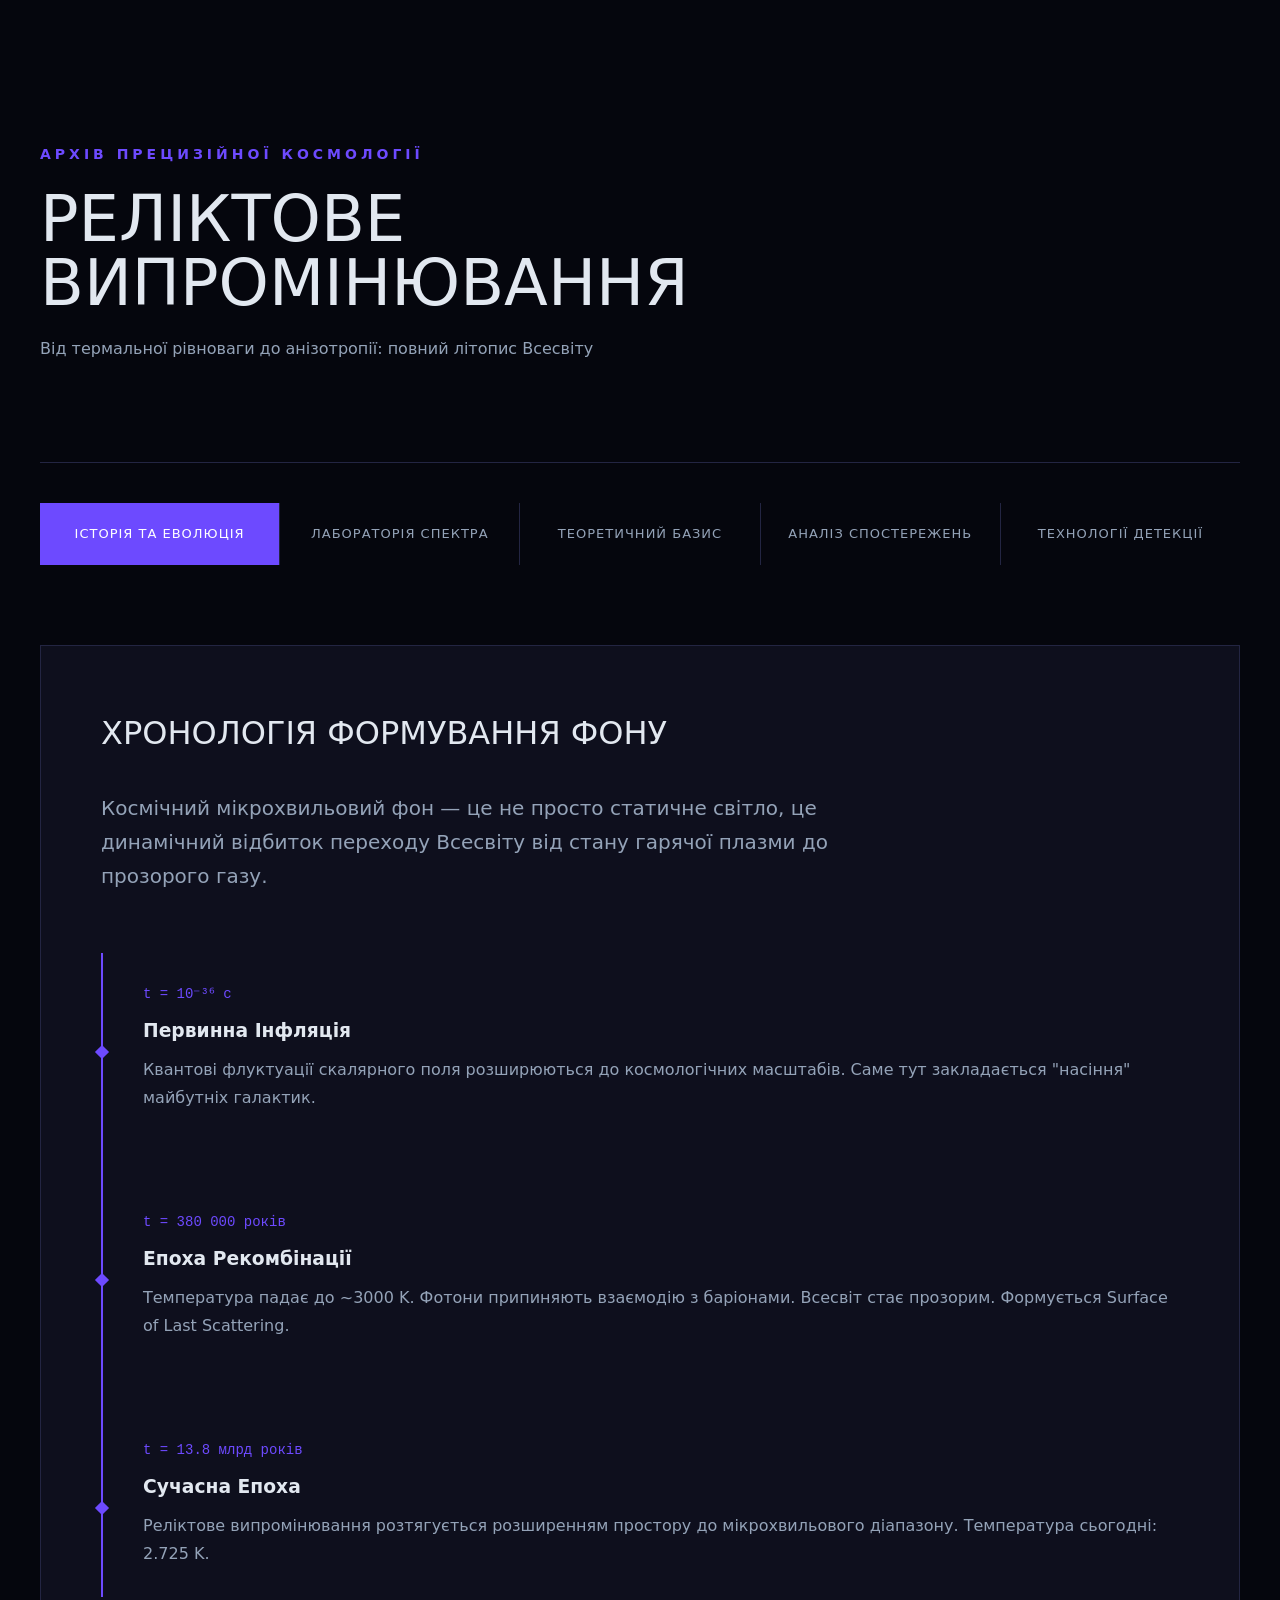
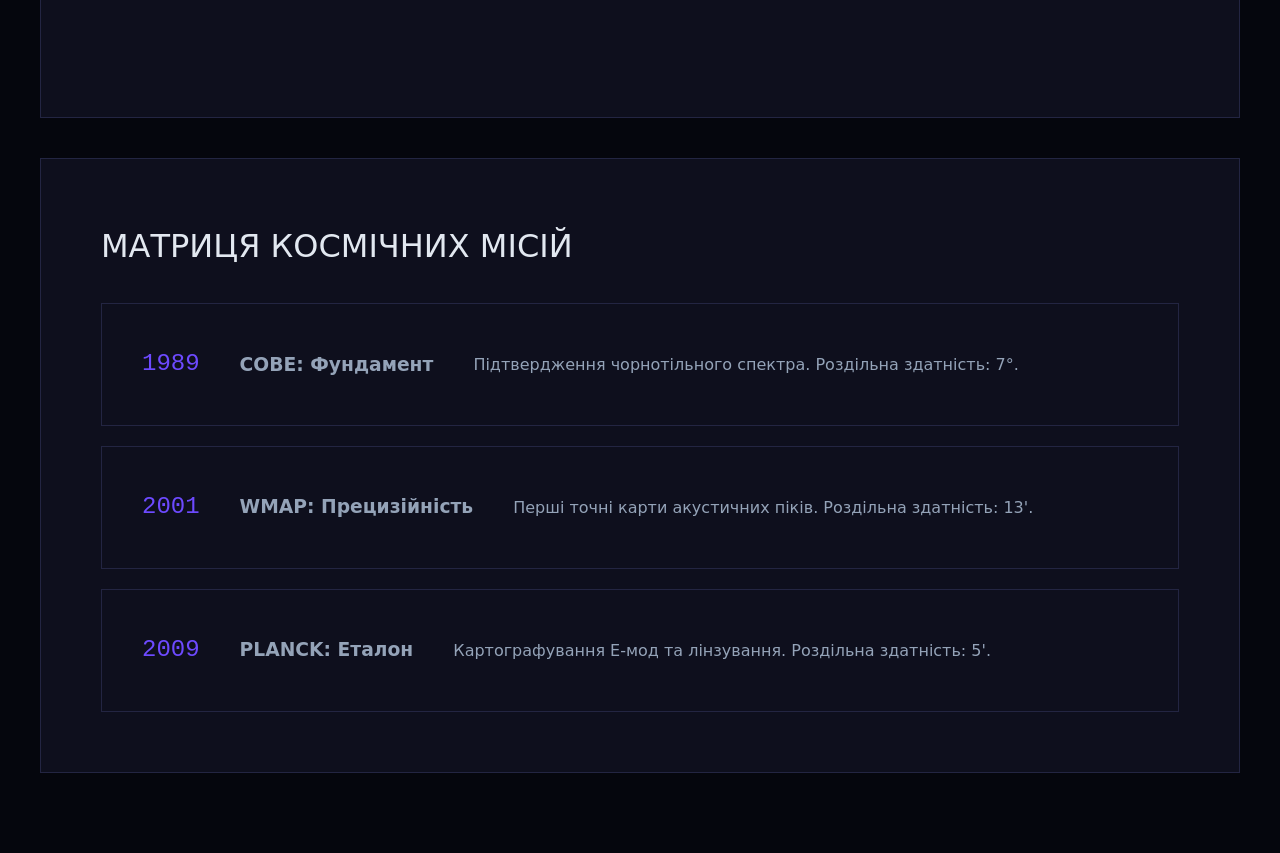
<file: index.html>
<!DOCTYPE html>
<html lang="uk">
<head>
    <meta charset="UTF-8">
    <meta name="viewport" content="width=device-width, initial-scale=1.0">
    <title>Еволюція CMB | Космічна Хронологія</title>
    <link rel="stylesheet" href="style.css">
</head>
<body>
    <div class="cursor-hint" id="global-hint">тисни!</div>

    <div class="container">
        <header class="main-header">
            <div class="header-inner">
                <span class="top-label">Архів прецизійної космології</span>
                <h1>Реліктове Випромінювання</h1>
                <p>Від термальної рівноваги до анізотропії: повний літопис Всесвіту</p>
            </div>
        </header>

        <nav class="nav-bar">
            <a href="index.html" class="active">Історія та Еволюція</a>
            <a href="simulation.html">Лабораторія Спектра</a>
            <a href="theory.html">Теоретичний Базис</a>
            <a href="data.html">Аналіз Спостережень</a>
            <a href="instruments.html">Технології Детекції</a>
        </nav>

        <main>
            <section class="content-card info-rich">
                <h2>Хронологія формування фону</h2>
                <p class="intro-text">Космічний мікрохвильовий фон — це не просто статичне світло, це динамічний відбиток переходу Всесвіту від стану гарячої плазми до прозорого газу.</p>
                
                <div class="evolution-diagram">
                    <div class="evo-node">
                        <div class="evo-meta">t = 10⁻³⁶ c</div>
                        <div class="evo-box">
                            <h3>Первинна Інфляція</h3>
                            <p>Квантові флуктуації скалярного поля розширюються до космологічних масштабів. Саме тут закладається "насіння" майбутніх галактик.</p>
                        </div>
                    </div>
                    <div class="evo-connector"></div>
                    <div class="evo-node highlight">
                        <div class="evo-meta">t = 380 000 років</div>
                        <div class="evo-box">
                            <h3>Епоха Рекомбінації</h3>
                            <p>Температура падає до ~3000 K. Фотони припиняють взаємодію з баріонами. Всесвіт стає прозорим. Формується Surface of Last Scattering.</p>
                        </div>
                    </div>
                    <div class="evo-connector"></div>
                    <div class="evo-node">
                        <div class="evo-meta">t = 13.8 млрд років</div>
                        <div class="evo-box">
                            <h3>Сучасна Епоха</h3>
                            <p>Реліктове випромінювання розтягується розширенням простору до мікрохвильового діапазону. Температура сьогодні: 2.725 K.</p>
                        </div>
                    </div>
                </div>
            </section>

            <section class="content-card">
                <h2>Матриця Космічних Місій</h2>
                <div class="mission-matrix">
                    <div class="mission-item expandable">
                        <div class="mission-summary">
                            <span class="year">1989</span>
                            <h3>COBE: Фундамент</h3>
                            <p>Підтвердження чорнотільного спектра. Роздільна здатність: 7°.</p>
                        </div>
                        <div class="nerdy-content">
                            <div class="details-grid">
                                <div>
                                    <h4>Інструмент FIRAS</h4>
                                    <p>Встановив, що енерговиділення у Всесвіті після перших хв було менше 0.01% від загальної енергії CMB. Це остаточно підтвердило модель Гарячого Великого Вибуху.</p>
                                </div>
                                <div>
                                    <h4>DMR Анізотропія</h4>
                                    <p>Перша фіксація флуктуацій температури на рівні ΔT/T ≈ 10⁻⁵. Нобелівська премія 2006 року (Мазер і Смут).</p>
                                </div>
                            </div>
                        </div>
                    </div>

                    <div class="mission-item expandable">
                        <div class="mission-summary">
                            <span class="year">2001</span>
                            <h3>WMAP: Прецизійність</h3>
                            <p>Перші точні карти акустичних піків. Роздільна здатність: 13'.</p>
                        </div>
                        <div class="nerdy-content">
                            <div class="details-grid">
                                <div>
                                    <h4>Акустичний Горизонт</h4>
                                    <p>WMAP зафіксував положення першого акустичного піку на l ≈ 200, що прямо вказує на те, що просторова кривизна нашого Всесвіту близька до нуля.</p>
                                </div>
                                <div>
                                    <h4>Темна Матерія</h4>
                                    <p>Завдяки аналізу відносної висоти другого піку було встановлено, що баріонна густина Ωb h² ≈ 0.022. Все інше — темні компоненти.</p>
                                </div>
                            </div>
                        </div>
                    </div>

                    <div class="mission-item expandable special">
                        <div class="mission-summary">
                            <span class="year">2009</span>
                            <h3>PLANCK: Еталон</h3>
                            <p>Картографування E-мод та лінзування. Роздільна здатність: 5'.</p>
                        </div>
                        <div class="nerdy-content">
                            <div class="details-grid">
                                <div>
                                    <h4>Lensing Reconstruction</h4>
                                    <p>Planck виміряв, як гравітація великомасштабних структур викривляє шлях фотонів CMB. Це дало змогу "зважити" темну матерію вздовж променя зору.</p>
                                </div>
                                <div>
                                    <h4>Ефект Сюняєва-Зельдовича</h4>
                                    <p>Детекція тисяч скупчень галактик за допомогою їхнього впливу на спектр реліктового фону (зворотне комптонівське розсіювання).</p>
                                </div>
                            </div>
                        </div>
                    </div>
                </div>
            </section>
        </main>
    </div>

    <script src="script.js"></script>
</body>
</html>
</file>
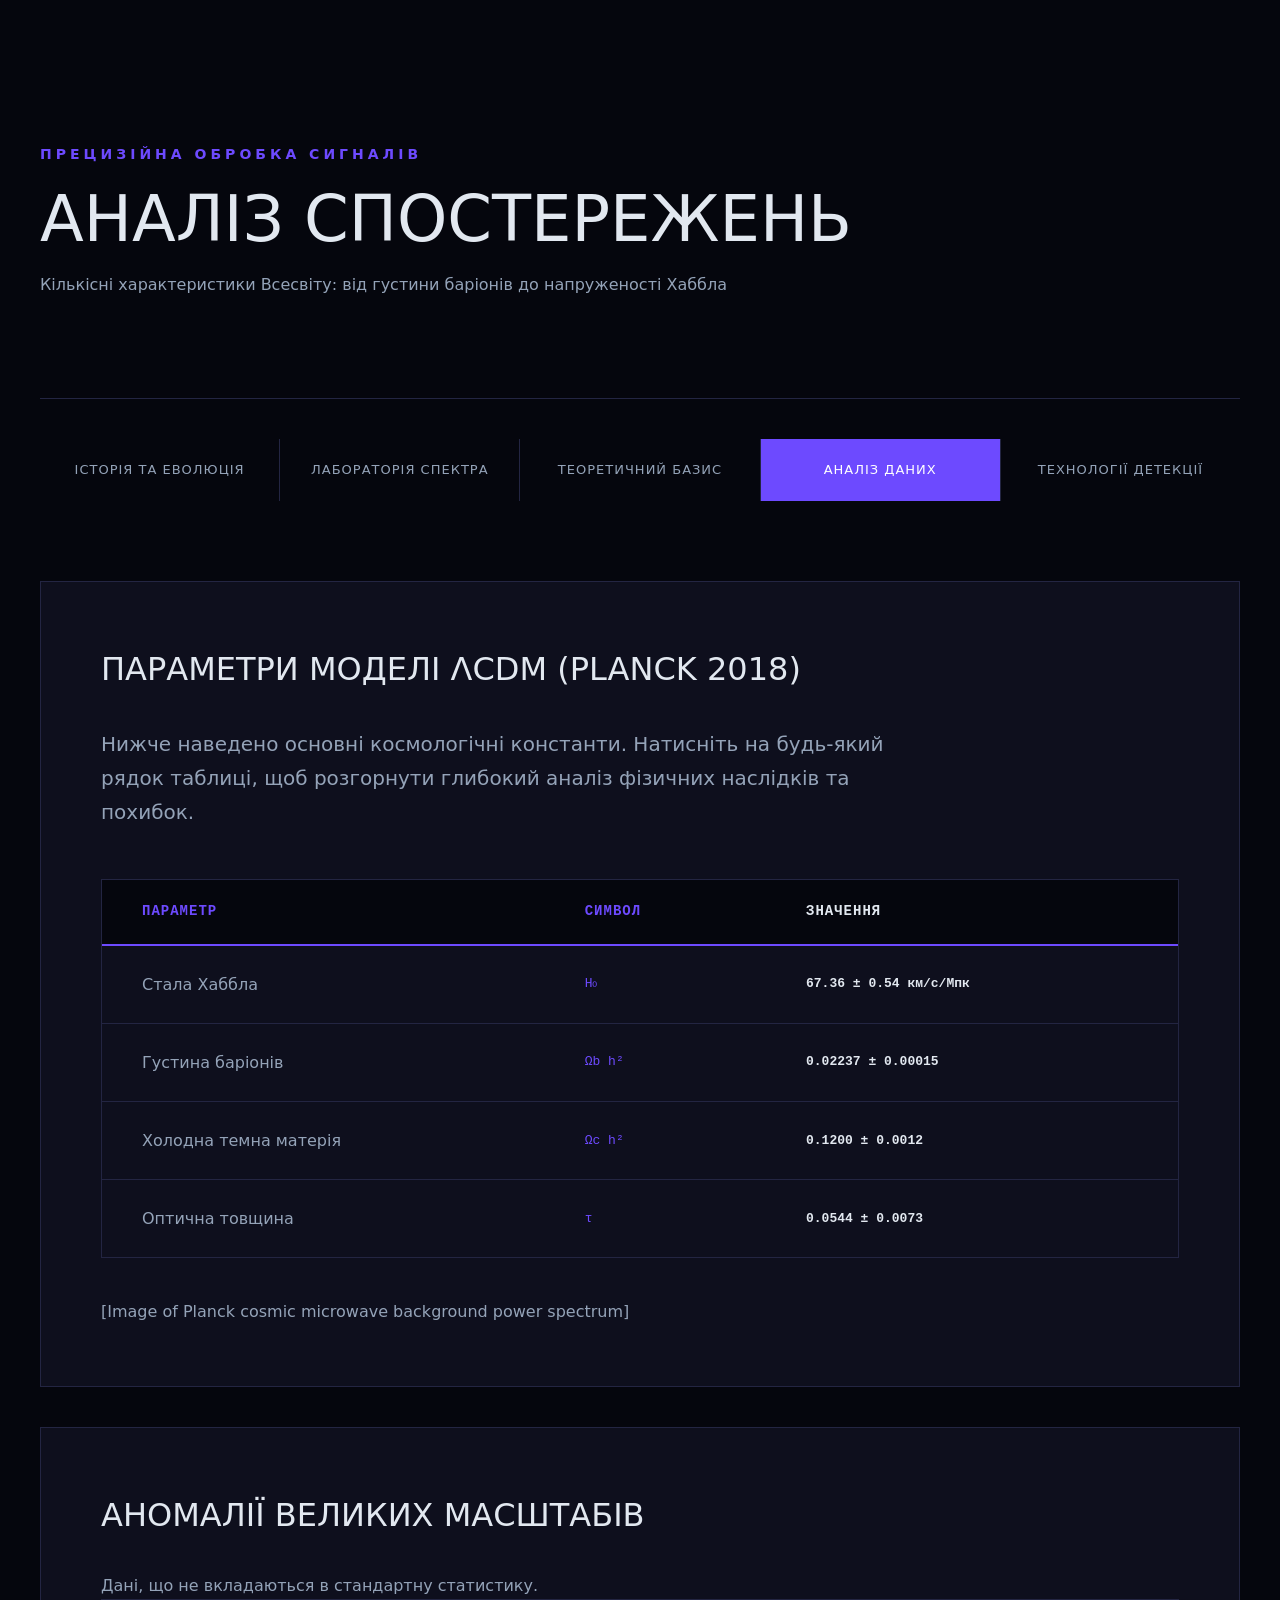
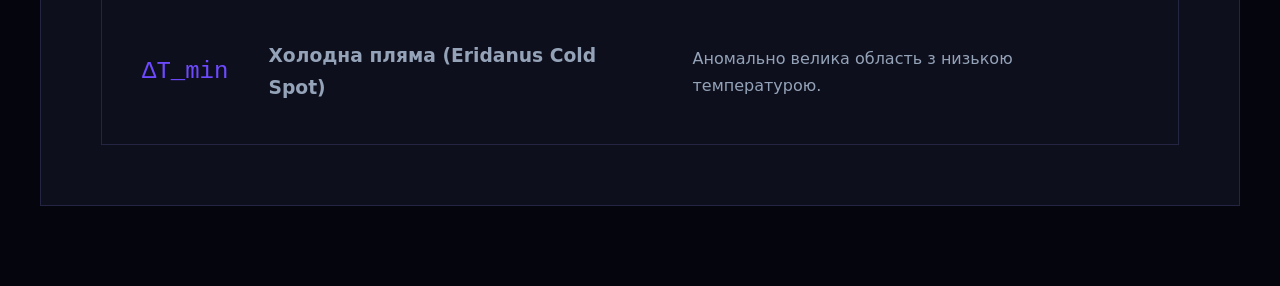
<file: data.html>
<!DOCTYPE html>
<html lang="uk">
<head>
    <meta charset="UTF-8">
    <meta name="viewport" content="width=device-width, initial-scale=1.0">
    <title>Дані | Космологічні Параметри</title>
    <link rel="stylesheet" href="style.css">
</head>
<body>
    <div class="cursor-hint" id="global-hint">тисни!</div>

    <div class="container">
        <header class="main-header">
            <div class="header-inner">
                <span class="top-label">Прецизійна обробка сигналів</span>
                <h1>Аналіз Спостережень</h1>
                <p>Кількісні характеристики Всесвіту: від густини баріонів до напруженості Хаббла</p>
            </div>
        </header>

        <nav class="nav-bar">
            <a href="index.html">Історія та Еволюція</a>
            <a href="simulation.html">Лабораторія Спектра</a>
            <a href="theory.html">Теоретичний Базис</a>
            <a href="data.html" class="active">Аналіз Даних</a>
            <a href="instruments.html">Технології Детекції</a>
        </nav>

        <main>
            <section class="content-card spacious">
                <h2>Параметри моделі ΛCDM (Planck 2018)</h2>
                <p class="intro-text">Нижче наведено основні космологічні константи. Натисніть на будь-який рядок таблиці, щоб розгорнути глибокий аналіз фізичних наслідків та похибок.</p>

                <div class="data-table-matrix">
                    <div class="table-header">
                        <div class="col-param">Параметр</div>
                        <div class="col-symbol">Символ</div>
                        <div class="col-value">Значення</div>
                    </div>

                    <div class="mission-item expandable">
                        <div class="mission-summary table-row-style">
                            <div class="col-param">Стала Хаббла</div>
                            <div class="col-symbol">H₀</div>
                            <div class="col-value">67.36 ± 0.54 км/с/Мпк</div>
                        </div>
                        <div class="nerdy-content">
                            <div class="details-grid">
                                <div>
                                    <h4>Hubble Tension (Напруженість)</h4>
                                    <p>Існує розбіжність між даними Planck (67.4) та локальними вимірюваннями через Цефеїди (73.0). Це одна з найбільших загадок сучасної фізики. Якщо похибки розраховані вірно, це свідчить про необхідність розширення стандартної моделі.</p>
                                </div>
                                <div>
                                    <h4>Горизонт частинок</h4>
                                    <p>Значення H₀ прямо визначає масштаб космологічного горизонту. При поточному значенні, об'єкти з червоним зміщенням z > 1.5 вже віддаляються від нас зі швидкістю, що перевищує світлову.</p>
                                </div>
                            </div>
                            <div class="math-mini">H(z) = H_0 \sqrt{\Omega_m(1+z)^3 + \Omega_\Lambda}</div>
                        </div>
                    </div>

                    <div class="mission-item expandable">
                        <div class="mission-summary table-row-style">
                            <div class="col-param">Густина баріонів</div>
                            <div class="col-symbol">Ωb h²</div>
                            <div class="col-value">0.02237 ± 0.00015</div>
                        </div>
                        <div class="nerdy-content">
                            <div class="details-grid">
                                <div>
                                    <h4>Баріонно-фотонне відношення</h4>
                                    <p>Цей параметр визначає кількість баріонів на кожен фотон реліктового випромінювання. Це значення критично важливе для теорії нуклеосинтезу, оскільки воно диктує вихід легких елементів (дейтерію та гелію) у перші хвилини Всесвіту.</p>
                                </div>
                                <div>
                                    <h4>Акустичні піки</h4>
                                    <p>Висота другого акустичного піку в спектрі потужності CMB майже повністю визначається цим параметром. Він діє як "інерційна маса" у фотон-баріонній рідині.</p>
                                </div>
                            </div>
                        </div>
                    </div>

                    <div class="mission-item expandable">
                        <div class="mission-summary table-row-style">
                            <div class="col-param">Холодна темна матерія</div>
                            <div class="col-symbol">Ωc h²</div>
                            <div class="col-value">0.1200 ± 0.0012</div>
                        </div>
                        <div class="nerdy-content">
                            <div class="details-grid">
                                <div>
                                    <h4>Гравітаційний потенціал</h4>
                                    <p>Темна матерія не взаємодіє з випромінюванням безпосередньо, але створює гравітаційні "колодязі", в які падають баріони. Без цього значення формування структур (галактик) почалося б значно пізніше.</p>
                                </div>
                                <div>
                                    <h4>CDM vs WDM</h4>
                                    <p>Дані Planck підтверджують саме "холодну" модель (CDM), де частинки мають нерелятивістські швидкості. Це обмежує масу гіпотетичних вімпів (WIMPs).</p>
                                </div>
                            </div>
                        </div>
                    </div>

                    <div class="mission-item expandable">
                        <div class="mission-summary table-row-style">
                            <div class="col-param">Оптична товщина</div>
                            <div class="col-symbol">τ</div>
                            <div class="col-value">0.0544 ± 0.0073</div>
                        </div>
                        <div class="nerdy-content">
                            <div class="details-grid">
                                <div>
                                    <h4>Епоха Реіонізації</h4>
                                    <p>Параметр τ описує імовірність розсіювання фотонів CMB на вільних електронах після того, як перші зірки знову іонізували водень. Це наш головний інструмент вивчення "космічного світанку" (z ≈ 7-10).</p>
                                </div>
                                <div>
                                    <h4>Придушення амплітуди</h4>
                                    <p>Реіонізація дещо "замилює" анізотропію CMB на малих масштабах, зменшуючи амплітуду піків на фактор e⁻²τ.</p>
                                </div>
                            </div>
                        </div>
                    </div>
                </div>

                [Image of Planck cosmic microwave background power spectrum]

            </section>

            <section class="content-card">
                <h2>Аномалії великих масштабів</h2>
                <p>Дані, що не вкладаються в стандартну статистику.</p>
                <div class="mission-matrix">
                    <div class="mission-item expandable special">
                        <div class="mission-summary">
                            <span class="year">ΔT_min</span>
                            <h3>Холодна пляма (Eridanus Cold Spot)</h3>
                            <p>Аномально велика область з низькою температурою.</p>
                        </div>
                        <div class="nerdy-content">
                            <p>Ця структура має діаметр близько 5 градусів. Ймовірність її виникнення в гауссовому випадковому полі становить менше 1%. Деякі теорії припускають існування гігантського супервойда (порожнечі), інші — навіть зіткнення з іншим Всесвітом (multiverse theory).</p>
                        </div>
                    </div>
                </div>
            </section>
        </main>
    </div>

    <script src="script.js"></script>
</body>
</html>
</file>
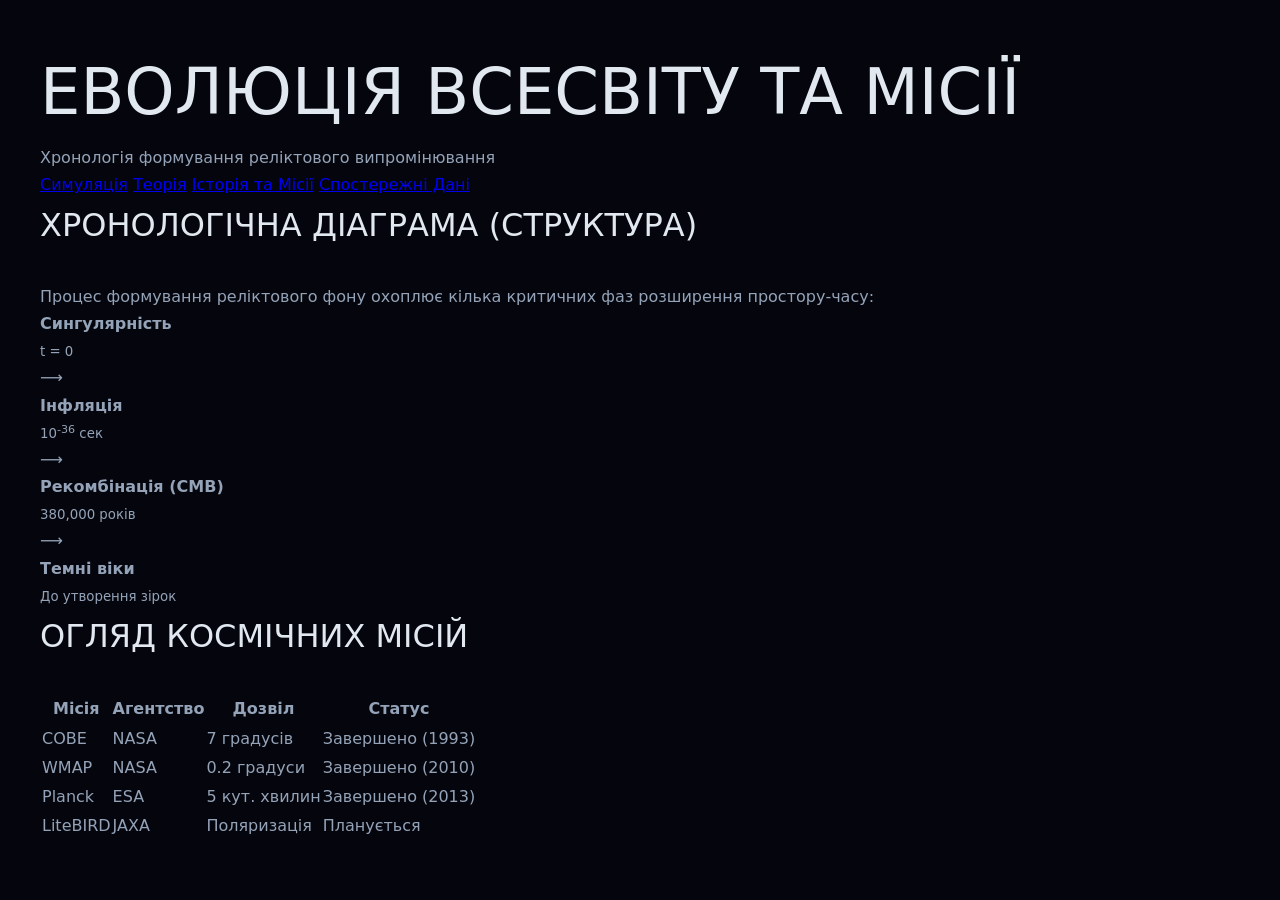
<file: history.html>
<!DOCTYPE html>
<html lang="uk">
<head>
    <meta charset="UTF-8">
    <title>Історія - CMB</title>
    <link rel="stylesheet" href="style.css">
</head>
<body>
    <div class="container">
        <header>
            <h1>Еволюція Всесвіту та Місії</h1>
            <p>Хронологія формування реліктового випромінювання</p>
        </header>

        <nav>
            <a href="index.html">Симуляція</a>
            <a href="theory.html">Теорія</a>
            <a href="history.html" class="active">Історія та Місії</a>
            <a href="data.html">Спостережні Дані</a>
        </nav>

        <main>
            <section class="content-block">
                <h2>Хронологічна діаграма (Структура)</h2>
                <p>Процес формування реліктового фону охоплює кілька критичних фаз розширення простору-часу:</p>
                
                <div class="css-diagram">
                    <div class="diagram-step">
                        <strong>Сингулярність</strong><br>
                        <small>t = 0</small>
                    </div>
                    <div class="diagram-arrow">&#10230;</div>
                    <div class="diagram-step">
                        <strong>Інфляція</strong><br>
                        <small>10<sup>-36</sup> cек</small>
                    </div>
                    <div class="diagram-arrow">&#10230;</div>
                    <div class="diagram-step" style="border-color: #fff;">
                        <strong>Рекомбінація (CMB)</strong><br>
                        <small>380,000 років</small>
                    </div>
                    <div class="diagram-arrow">&#10230;</div>
                    <div class="diagram-step">
                        <strong>Темні віки</strong><br>
                        <small>До утворення зірок</small>
                    </div>
                </div>
            </section>

            <section class="content-block">
                <h2>Огляд Космічних Місій</h2>
                <table>
                    <thead>
                        <tr>
                            <th>Місія</th>
                            <th>Агентство</th>
                            <th>Дозвіл</th>
                            <th>Статус</th>
                        </tr>
                    </thead>
                    <tbody>
                        <tr><td>COBE</td><td>NASA</td><td>7 градусів</td><td>Завершено (1993)</td></tr>
                        <tr><td>WMAP</td><td>NASA</td><td>0.2 градуси</td><td>Завершено (2010)</td></tr>
                        <tr><td>Planck</td><td>ESA</td><td>5 кут. хвилин</td><td>Завершено (2013)</td></tr>
                        <tr><td>LiteBIRD</td><td>JAXA</td><td>Поляризація</td><td>Планується</td></tr>
                    </tbody>
                </table>
            </section>
        </main>
    </div>
</body>
</html>
</file>
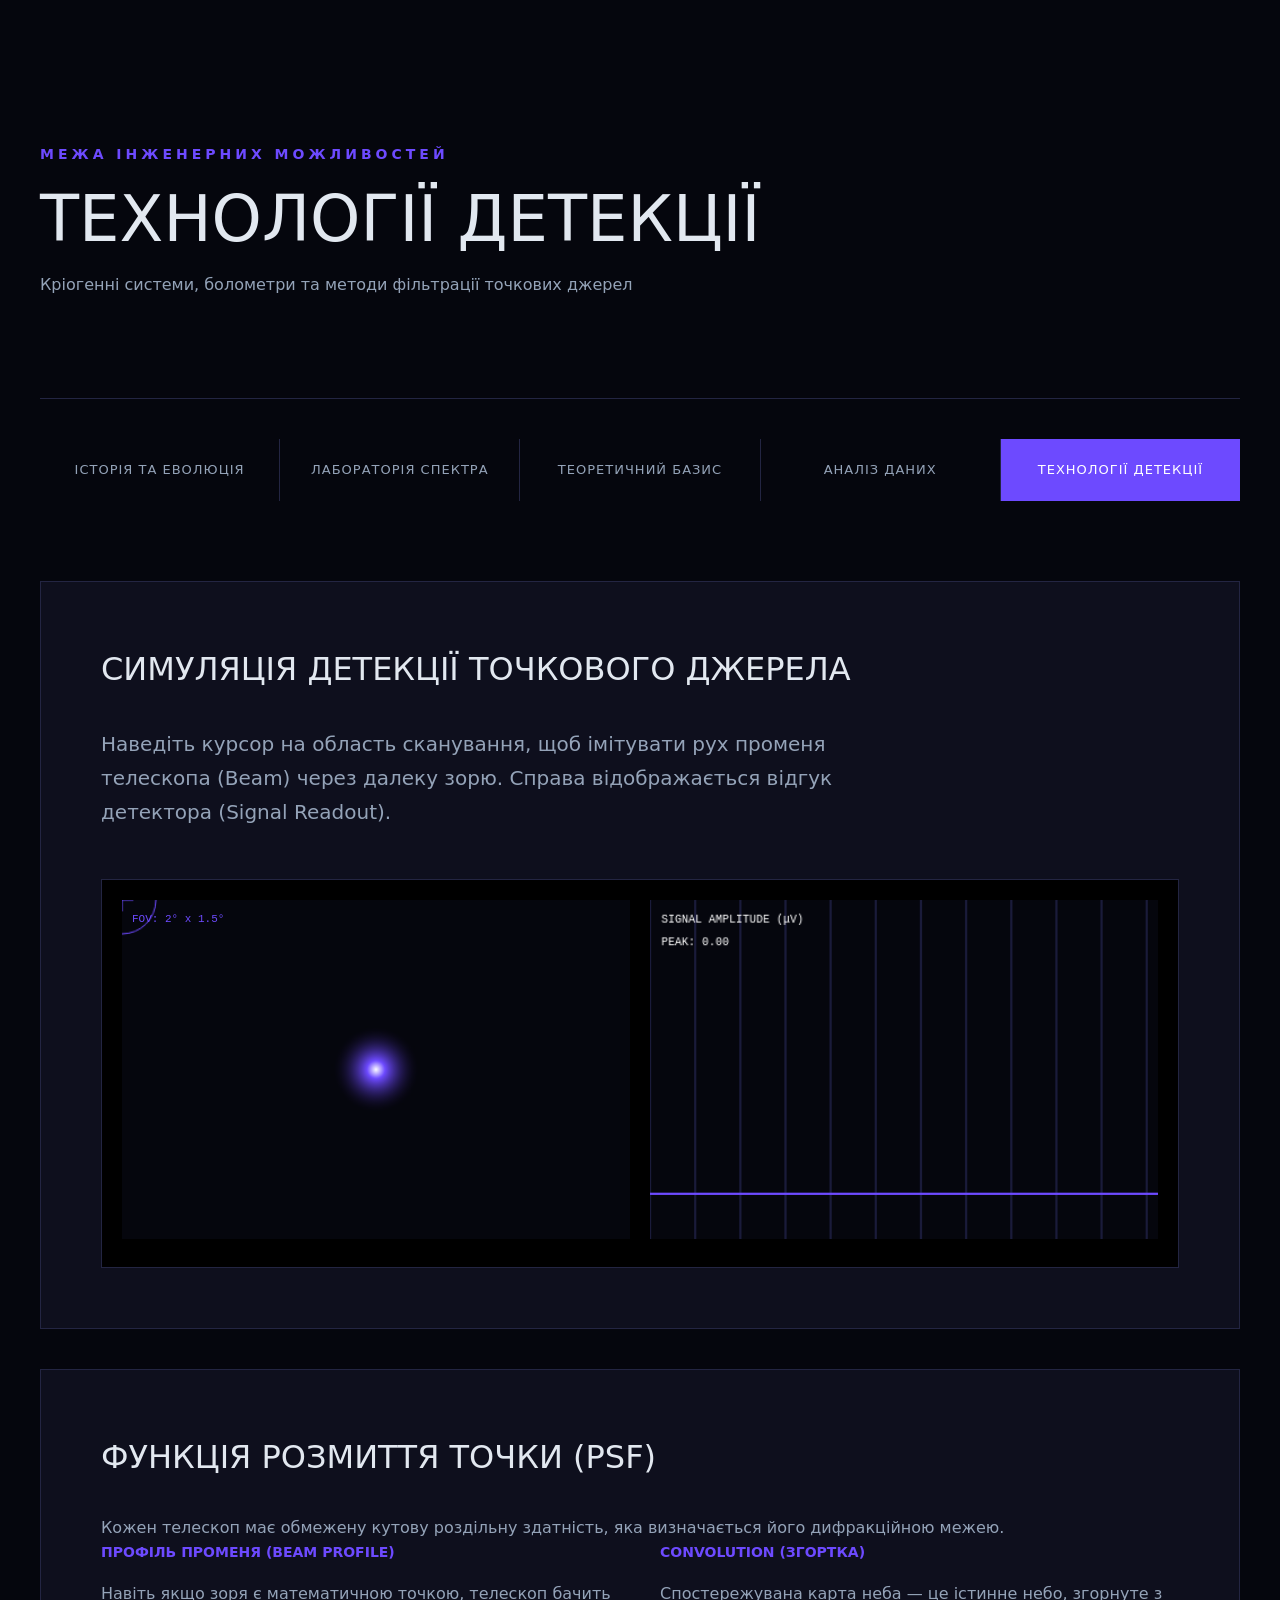
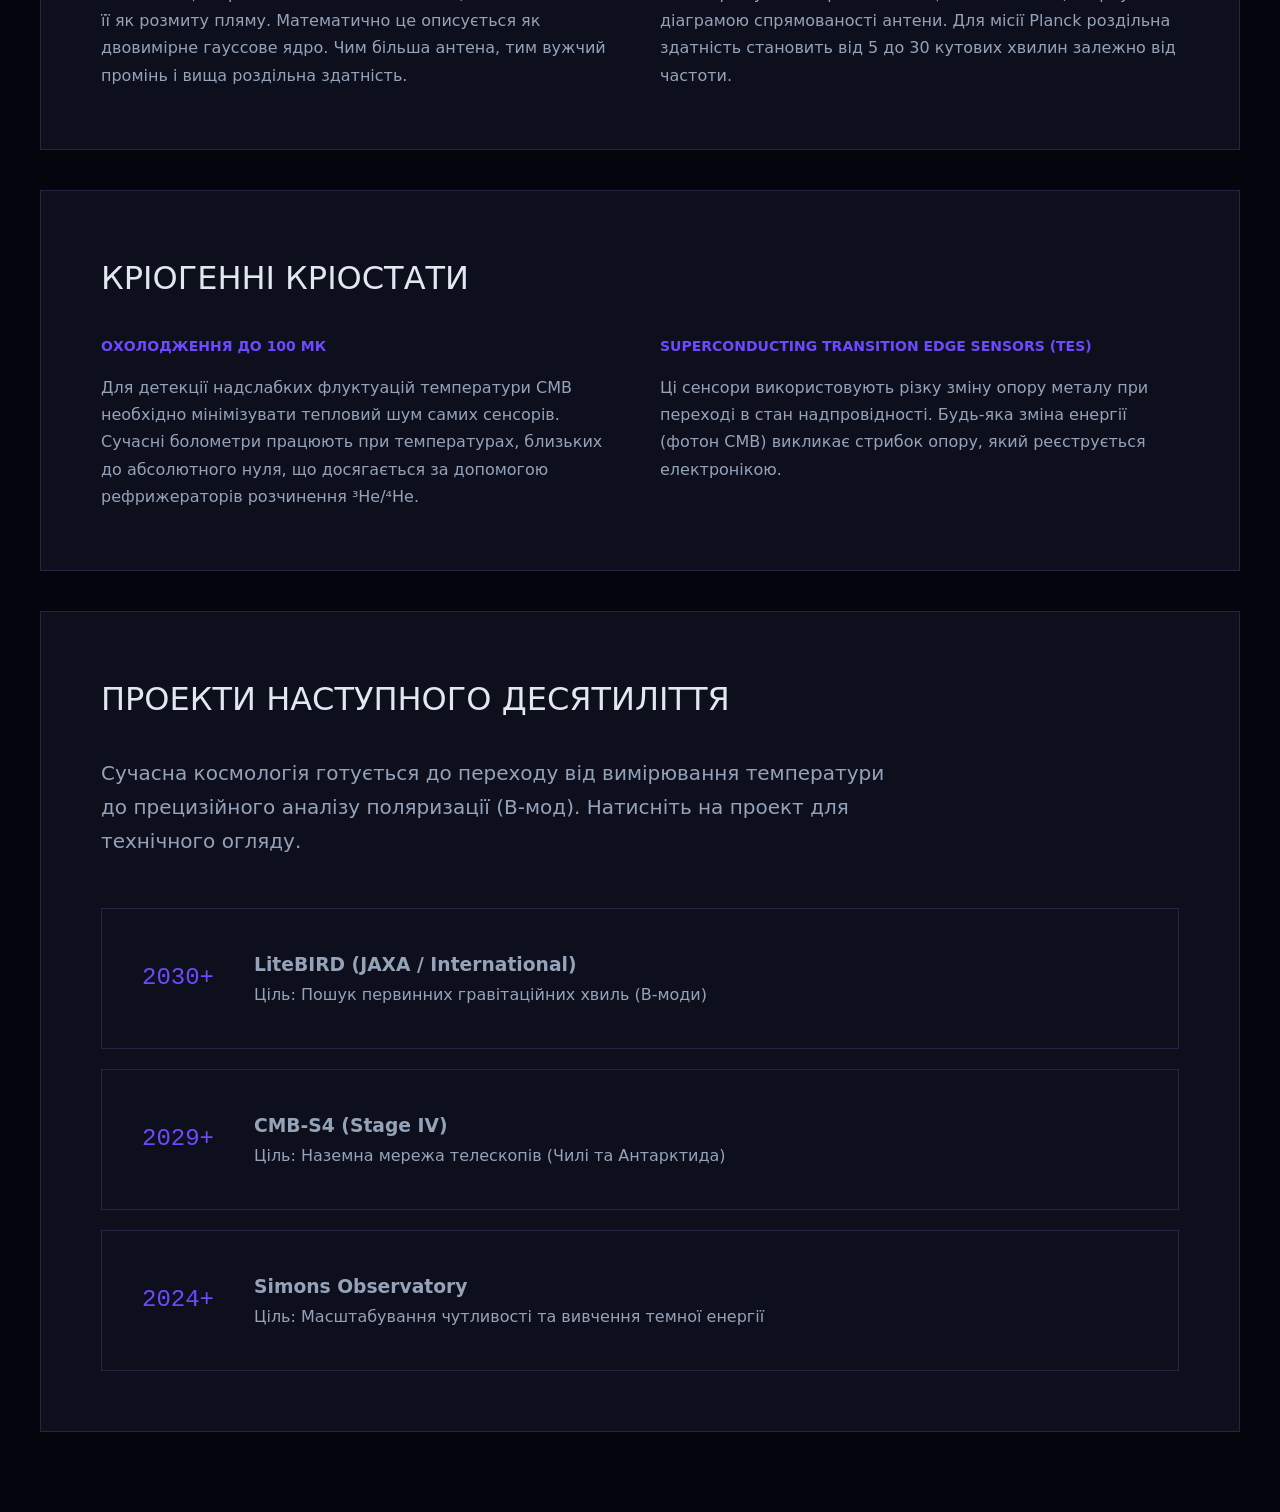
<file: instruments.html>
<!DOCTYPE html>
<html lang="uk">
<head>
    <meta charset="UTF-8">
    <meta name="viewport" content="width=device-width, initial-scale=1.0">
    <title>Інструменти | Технології детекції</title>
    <link rel="stylesheet" href="style.css">
</head>
<body>
    <div class="cursor-hint" id="global-hint">тисни!</div>

    <div class="container">
        <header class="main-header">
            <div class="header-inner">
                <span class="top-label">Межа інженерних можливостей</span>
                <h1>Технології Детекції</h1>
                <p>Кріогенні системи, болометри та методи фільтрації точкових джерел</p>
            </div>
        </header>

        <nav class="nav-bar">
            <a href="index.html">Історія та Еволюція</a>
            <a href="simulation.html">Лабораторія Спектра</a>
            <a href="theory.html">Теоретичний Базис</a>
            <a href="data.html">Аналіз Даних</a>
            <a href="instruments.html" class="active">Технології Детекції</a>
        </nav>

        <main>
            <section class="content-card">
                <h2>Симуляція детекції точкового джерела</h2>
                <p class="intro-text">Наведіть курсор на область сканування, щоб імітувати рух променя телескопа (Beam) через далеку зорю. Справа відображається відгук детектора (Signal Readout).</p>
                
                <div class="detection-sim-container" style="display: grid; grid-template-columns: 1fr 1fr; gap: 20px; background: #000; padding: 20px; border: 1px solid var(--border);">
                    <div class="scanner-view" style="position: relative;">
                        <canvas id="scannerCanvas" width="450" height="300" style="width: 100%; border: 1px solid var(--color-primary); cursor: crosshair;"></canvas>
                        <div style="position: absolute; top: 10px; left: 10px; color: var(--accent); font-family: monospace; font-size: 11px;">FOV: 2° x 1.5°</div>
                    </div>
                    <div class="readout-view">
                        <canvas id="readoutCanvas" width="450" height="300" style="width: 100%; border: 1px solid var(--color-primary);"></canvas>
                    </div>
                </div>
            </section>

            <section class="content-card expandable">
                <div class="cursor-hint">тисни!</div>
                <h2>Функція розмиття точки (PSF)</h2>
                <p>Кожен телескоп має обмежену кутову роздільну здатність, яка визначається його дифракційною межею.</p>
                <div class="nerdy-content">
                    <div class="details-grid">
                        <div>
                            <h4>Профіль променя (Beam Profile)</h4>
                            <p>Навіть якщо зоря є математичною точкою, телескоп бачить її як розмиту пляму. Математично це описується як двовимірне гауссове ядро. Чим більша антена, тим вужчий промінь і вища роздільна здатність.</p>
                        </div>
                        <div>
                            <h4>Convolution (Згортка)</h4>
                            <p>Спостережувана карта неба — це істинне небо, згорнуте з діаграмою спрямованості антени. Для місії Planck роздільна здатність становить від 5 до 30 кутових хвилин залежно від частоти.</p>
                        </div>
                    </div>
                </div>
            </section>

            <section class="content-card spacious">
                <h2>Кріогенні кріостати</h2>
                <div class="details-grid">
                    <div class="detail-item">
                        <h4 style="color: var(--accent);">Охолодження до 100 мК</h4>
                        <p>Для детекції надслабких флуктуацій температури CMB необхідно мінімізувати тепловий шум самих сенсорів. Сучасні болометри працюють при температурах, близьких до абсолютного нуля, що досягається за допомогою рефрижераторів розчинення ³He/⁴He.</p>
                    </div>
                    <div class="detail-item">
                        <h4 style="color: var(--accent);">Superconducting Transition Edge Sensors (TES)</h4>
                        <p>Ці сенсори використовують різку зміну опору металу при переході в стан надпровідності. Будь-яка зміна енергії (фотон CMB) викликає стрибок опору, який реєструється електронікою.</p>
                    </div>
                </div>
            </section>
            
 <section class="content-card">
    <h2>Проекти Наступного Десятиліття</h2>
    <p class="intro-text">Сучасна космологія готується до переходу від вимірювання температури до прецизійного аналізу поляризації (B-мод). Натисніть на проект для технічного огляду.</p>

    <div class="mission-matrix">
        <div class="mission-item expandable special">
            <div class="cursor-hint">тисни!</div>
            <div class="mission-summary">
                <span class="year">2030+</span>
                <div>
                    <h3>LiteBIRD (JAXA / International)</h3>
                    <p>Ціль: Пошук первинних гравітаційних хвиль (B-моди)</p>
                </div>
            </div>
            <div class="nerdy-content">
                <div class="details-grid">
                    <div>
                        <h4>Тензорно-скалярне відношення (r)</h4>
                        <p>LiteBIRD спроектований для досягнення чутливості σ(r) < 0.001. Це дозволить підтвердити або спростувати більшість моделей космічної інфляції, вимірявши поляризацію на великих кутових масштабах (рекомбінаційний та реіонізаційний піки).</p>
                    </div>
                    <div>
                        <h4>Охолодження до 100 мК</h4>
                        <p>Для досягнення такої точності інструмент використовуватиме адіабатичне розмагнічування (ADR) для охолодження 4500 болометрів. Це забезпечить стабільну роботу протягом 3 років спостережень у точці Лагранжа L2.</p>
                    </div>
                </div>
                <div class="math-mini">P_{B} \propto r \cdot P_{T} \quad | \quad \text{Energy Scale of Inflation} \approx 10^{16} \text{ GeV}</div>
            </div>
        </div>

        <div class="mission-item expandable">
            <div class="cursor-hint">тисни!</div>
            <div class="mission-summary">
                <span class="year">2029+</span>
                <div>
                    <h3>CMB-S4 (Stage IV)</h3>
                    <p>Ціль: Наземна мережа телескопів (Чилі та Антарктида)</p>
                </div>
            </div>
            <div class="nerdy-content">
                <div class="details-grid">
                    <div>
                        <h4>Маса нейтрино та N_eff</h4>
                        <p>Завдяки величезній кількості детекторів (>500,000), CMB-S4 зможе виміряти сумарну масу нейтрино з точністю σ(Σm_ν) ≈ 15-20 меВ. Це допоможе визначити ієрархію мас нейтрино, що є критичним для фізики елементарних частинок.</p>
                    </div>
                    <div>
                        <h4>Гравітаційне лінзування</h4>
                        <p>Наземні спостереження мають вищу роздільну здатність на малих масштабах. Це дозволить побудувати найточнішу карту розподілу матерії у Всесвіті через ефект лінзування реліктових фотонів на структурах (Large Scale Structure).</p>
                    </div>
                </div>
            </div>
        </div>

        <div class="mission-item expandable">
            <div class="cursor-hint">тисни!</div>
            <div class="mission-summary">
                <span class="year">2024+</span>
                <div>
                    <h3>Simons Observatory</h3>
                    <p>Ціль: Масштабування чутливості та вивчення темної енергії</p>
                </div>
            </div>
            <div class="nerdy-content">
                <div class="details-grid">
                    <div>
                        <h4>Детектори на основі ТЕS</h4>
                        <p>Обсерваторія використовує тисячі Transition-Edge Sensors, згрупованих у модулі. Це забезпечує безпрецедентну швидкість збору даних, що дозволяє фільтрувати шуми земної атмосфери в реальному часі.</p>
                    </div>
                    <div>
                        <h4>Внесок у ΛCDM</h4>
                        <p>SO допоможе розв'язати проблему "Напруженості Хаббла", надавши незалежні дані високої точності, які можна буде порівняти з результатами місії Planck та локальними вимірюваннями через SN Ia.</p>
                    </div>
                </div>
            </div>
        </div>
    </div>
</section>
        </main>
    </div>

    <script src="script.js"></script>
</body>
</html>
</file>
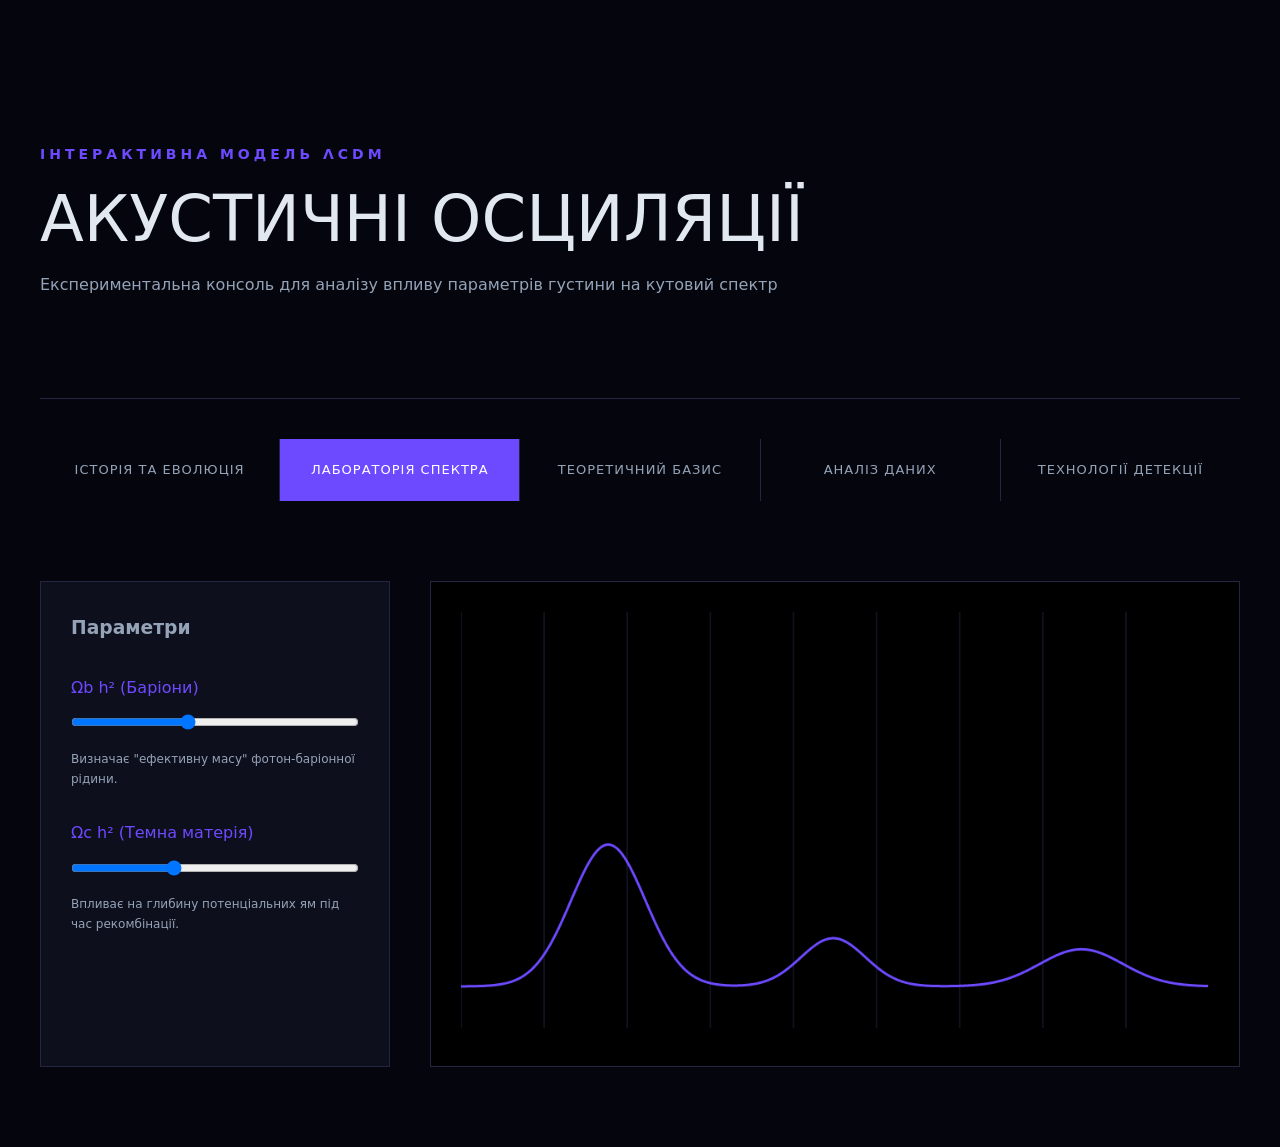
<file: simulation.html>
<!DOCTYPE html>
<html lang="uk">
<head>
    <meta charset="UTF-8">
    <title>Лабораторія CMB | Симуляція</title>
    <link rel="stylesheet" href="style.css">
</head>
<body>
    <div class="container">
        <header class="main-header">
            <div class="header-inner">
                <span class="top-label">Інтерактивна модель ΛCDM</span>
                <h1>Акустичні Осциляції</h1>
                <p>Експериментальна консоль для аналізу впливу параметрів густини на кутовий спектр</p>
            </div>
        </header>

        <nav class="nav-bar">
            <a href="index.html">Історія та Еволюція</a>
            <a href="simulation.html" class="active">Лабораторія Спектра</a>
            <a href="theory.html">Теоретичний Базис</a>
            <a href="data.html">Аналіз Даних</a>
            <a href="instruments.html">Технології Детекції</a>
        </nav>

        <main class="sim-layout" style="display: grid; grid-template-columns: 350px 1fr; gap: 40px;">
            <aside class="content-card" style="padding: 30px;">
                <h3>Параметри</h3>
                <div class="control-group" style="margin: 30px 0;">
                    <label style="display: block; color: var(--accent); margin-bottom: 10px;">Ωb h² (Баріони)</label>
                    <input type="range" id="baryon" min="0.01" max="0.04" step="0.001" value="0.022" style="width:100%;">
                    <p style="font-size: 12px; margin-top: 10px;">Визначає "ефективну масу" фотон-баріонної рідини.</p>
                </div>
                <div class="control-group">
                    <label style="display: block; color: var(--accent); margin-bottom: 10px;">Ωc h² (Темна матерія)</label>
                    <input type="range" id="cdm" min="0.05" max="0.25" step="0.005" value="0.120" style="width:100%;">
                    <p style="font-size: 12px; margin-top: 10px;">Впливає на глибину потенціальних ям під час рекомбінації.</p>
                </div>
            </aside>

            <section class="content-card" style="padding: 30px; background: #000;">
                <canvas id="cmbCanvas" width="900" height="500" style="width: 100%;"></canvas>
            </section>
        </main>
    </div>
    <script src="script.js"></script>
</body>
</html>
</file>
<file: style.css>
:root {
    --bg-dark: #05060d;
    --bg-card: #0e0f1d;
    --accent: #6d4aff;
    --accent-glow: rgba(109, 74, 255, 0.3);
    --text-bright: #e2e8f0;
    --text-dim: #94a3b8;
    --border: #232542;
    --spacing-base: 30px;
}

/* Глобальні налаштування - Жодних заокруглень */
* {
    box-sizing: border-box;
    margin: 0;
    padding: 0;
    border-radius: 0 !important;
}

body {
    background-color: var(--bg-dark);
    color: var(--text-dim);
    font-family: 'Inter', system-ui, -apple-system, sans-serif;
    line-height: 1.7;
    overflow-x: hidden;
}

/* Кастомний "тисни!" індикатор */
.cursor-hint {
    position: fixed;
    pointer-events: none;
    z-index: 9999;
    padding: 4px 12px;
    background: var(--accent);
    color: white;
    font-family: monospace;
    font-size: 12px;
    font-weight: bold;
    text-transform: uppercase;
    transform: translate(-50%, -50%);
    opacity: 0;
    transition: opacity 0.2s;
    letter-spacing: 1px;
}

.container {
    max-width: 1400px;
    margin: 0 auto;
    padding: 40px;
}

/* Header & Nav */
.main-header {
    padding: 100px 0;
    border-bottom: 1px solid var(--border);
    margin-bottom: 40px;
    position: relative;
}

.header-inner {
    max-width: 900px;
}

.top-label {
    color: var(--accent);
    text-transform: uppercase;
    letter-spacing: 4px;
    font-size: 14px;
    font-weight: 700;
}

h1 {
    font-size: 4rem;
    color: var(--text-bright);
    line-height: 1;
    margin: 20px 0;
    font-weight: 200;
    text-transform: uppercase;
}

.nav-bar {
    display: flex;
    gap: 1px;
    background: var(--border);
    margin-bottom: 80px;
    position: sticky;
    top: 0;
    z-index: 1000;
}

.nav-bar a {
    flex: 1;
    text-align: center;
    padding: 20px;
    background: var(--bg-dark);
    color: var(--text-dim);
    text-decoration: none;
    font-size: 13px;
    text-transform: uppercase;
    letter-spacing: 1px;
    transition: all 0.3s ease;
}

.nav-bar a:hover, .nav-bar a.active {
    background: var(--accent);
    color: white;
}

/* Секції контенту */
.content-card {
    background: var(--bg-card);
    border: 1px solid var(--border);
    padding: 60px;
    margin-bottom: 40px;
    animation: slideUp 1s cubic-bezier(0.2, 0.8, 0.2, 1);
}

@keyframes slideUp {
    from { opacity: 0; transform: translateY(40px); }
    to { opacity: 1; transform: translateY(0); }
}

h2 {
    color: var(--text-bright);
    font-size: 2rem;
    margin-bottom: 30px;
    font-weight: 300;
    text-transform: uppercase;
}

.intro-text {
    font-size: 1.25rem;
    max-width: 800px;
    margin-bottom: 50px;
}

/* Еволюційна діаграма */
.evolution-diagram {
    display: flex;
    flex-direction: column;
    gap: 0;
    border-left: 2px solid var(--accent);
    padding-left: 40px;
    margin: 60px 0;
}

.evo-node {
    position: relative;
    padding: 30px 0;
}

.evo-node::before {
    content: '';
    position: absolute;
    left: -46px;
    top: 50%;
    width: 10px;
    height: 10px;
    background: var(--accent);
    transform: rotate(45deg);
}

.evo-meta {
    font-family: monospace;
    color: var(--accent);
    margin-bottom: 8px;
    font-size: 14px;
}

.evo-box h3 {
    color: var(--text-bright);
    margin-bottom: 10px;
}

.evo-connector {
    height: 40px;
}

/* Матриця місій (Expandable) */
.mission-matrix {
    display: flex;
    flex-direction: column;
    gap: 20px;
}

.mission-item {
    border: 1px solid var(--border);
    padding: 40px;
    cursor: none; /* Кастомний курсор */
    transition: all 0.4s ease;
    display: grid;
    grid-template-rows: auto 0fr;
}

.mission-item.is-expanded {
    grid-template-rows: auto 1fr;
    background: #15162d;
    border-color: var(--accent);
}

.mission-summary {
    display: flex;
    align-items: center;
    gap: 40px;
}

.year {
    font-family: monospace;
    font-size: 24px;
    color: var(--accent);
}

.nerdy-content {
    overflow: hidden;
    padding-top: 0;
    transition: padding 0.4s;
}

.mission-item.is-expanded .nerdy-content {
    padding-top: 40px;
    border-top: 1px dashed var(--border);
    margin-top: 30px;
}

.details-grid {
    display: grid;
    grid-template-columns: 1fr 1fr;
    gap: 40px;
}

.details-grid h4 {
    color: var(--accent);
    margin-bottom: 15px;
    text-transform: uppercase;
    font-size: 14px;
}

/* Стилізація інтерактивної таблиці */
.data-table-matrix {
    margin: 40px 0;
    border: 1px solid var(--border);
}

.table-header {
    display: flex;
    background: var(--bg-dark);
    padding: 20px 40px;
    border-bottom: 2px solid var(--accent);
    color: var(--accent);
    font-family: monospace;
    font-weight: bold;
    text-transform: uppercase;
    font-size: 14px;
    letter-spacing: 1px;
}

.table-row-style {
    display: flex;
    width: 100%;
    align-items: center;
    gap: 0 !important; /* Скидаємо gap для імітації колонок */
}

.col-param { flex: 2; }
.col-symbol { flex: 1; font-family: monospace; color: var(--accent); }
.col-value { flex: 1.5; font-family: monospace; color: var(--text-bright); font-weight: bold; }

/* Адаптація для мобільних пристроїв */
@media (max-width: 800px) {
    .table-header { display: none; }
    .table-row-style { flex-direction: column; align-items: flex-start; gap: 10px !important; }
}

/* Оновлення стилю для expandable всередині таблиці */
.data-table-matrix .mission-item {
    border: none;
    border-bottom: 1px solid var(--border);
    padding: 25px 40px;
}

.data-table-matrix .mission-item:last-child {
    border-bottom: none;
}

.data-table-matrix .mission-item:hover {
    background: rgba(109, 74, 255, 0.05);
}
</file>
